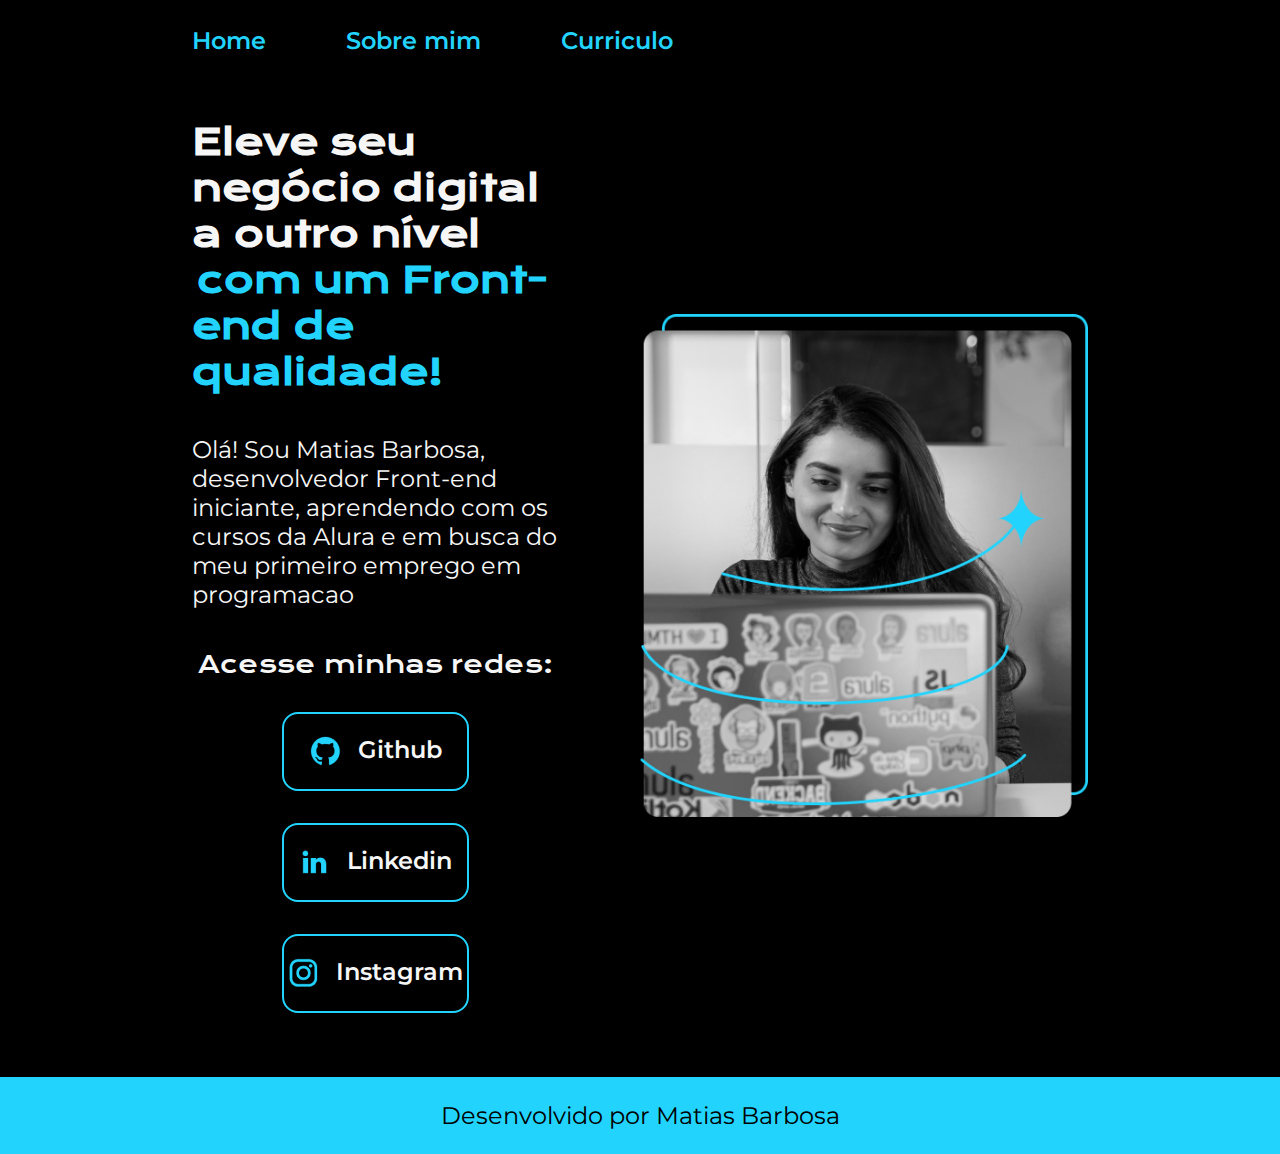
<file: index.html>
<!DOCTYPE html>
<html lang="pt-br">
<head>
    <meta charset="UTF-8">
    <meta http-equiv="X-UA-Compatible" content="IE=edge">
    <meta name="viewport" content="width=device-width, initial-scale=1.0">
    <title>Portfolio</title>
    <link rel="stylesheet" href="style.css">
</head>
<body>
    <header class="cabecalho">
        <nav class="cabecalho__menu">
            <a class="cabecalho__menu__link" href="index.html">Home</a>
            <a class="cabecalho__menu__link" href="about.html">Sobre mim</a>
            <a class="cabecalho__menu__link" href="curriculo.html">Curriculo</a>
        </nav>
    </header>
    <main class="apresentacao">
        <section class="apresentacao__conteudo">
            <h1 class="apresentacao__conteudo__titulo">Eleve seu negócio digital a outro nível <strong class="titulo-destaque">com um Front-end de qualidade!</strong></h1>
            <p class="apresentacao__conteudo__texto">Olá! Sou Matias Barbosa, desenvolvedor Front-end iniciante, aprendendo com os cursos da Alura e em busca do meu primeiro emprego em programacao</p>
            <div class="apresentacao__links">
                <h2 class="apresentacao__links__subtitulo">Acesse minhas redes:</h2>
            <a class="apresentacao__links__navegacao" href="https://github.com/Matias-Barbosa">
              <img src="github.png">  Github
            </a>
            <a class="apresentacao__links__navegacao" href="https://www.linkedin.com/in/matias-barbosa-23705b252/">
                <img src="linkedin.png">  Linkedin
              </a>
            <a class="apresentacao__links__navegacao" href="https://www.instagram.com/matiasabarbosa/">
                <img src="instagram.png">  Instagram
              </a>
        </div>
    </section>
        <img class="apresentacao__imagem" src="imagem.png" alt="Foto da Joana Santos programando">
    </main>
    <footer class="rodape">
        <p>Desenvolvido por Matias Barbosa</p>
    </footer>
</body>
</html>
</file>
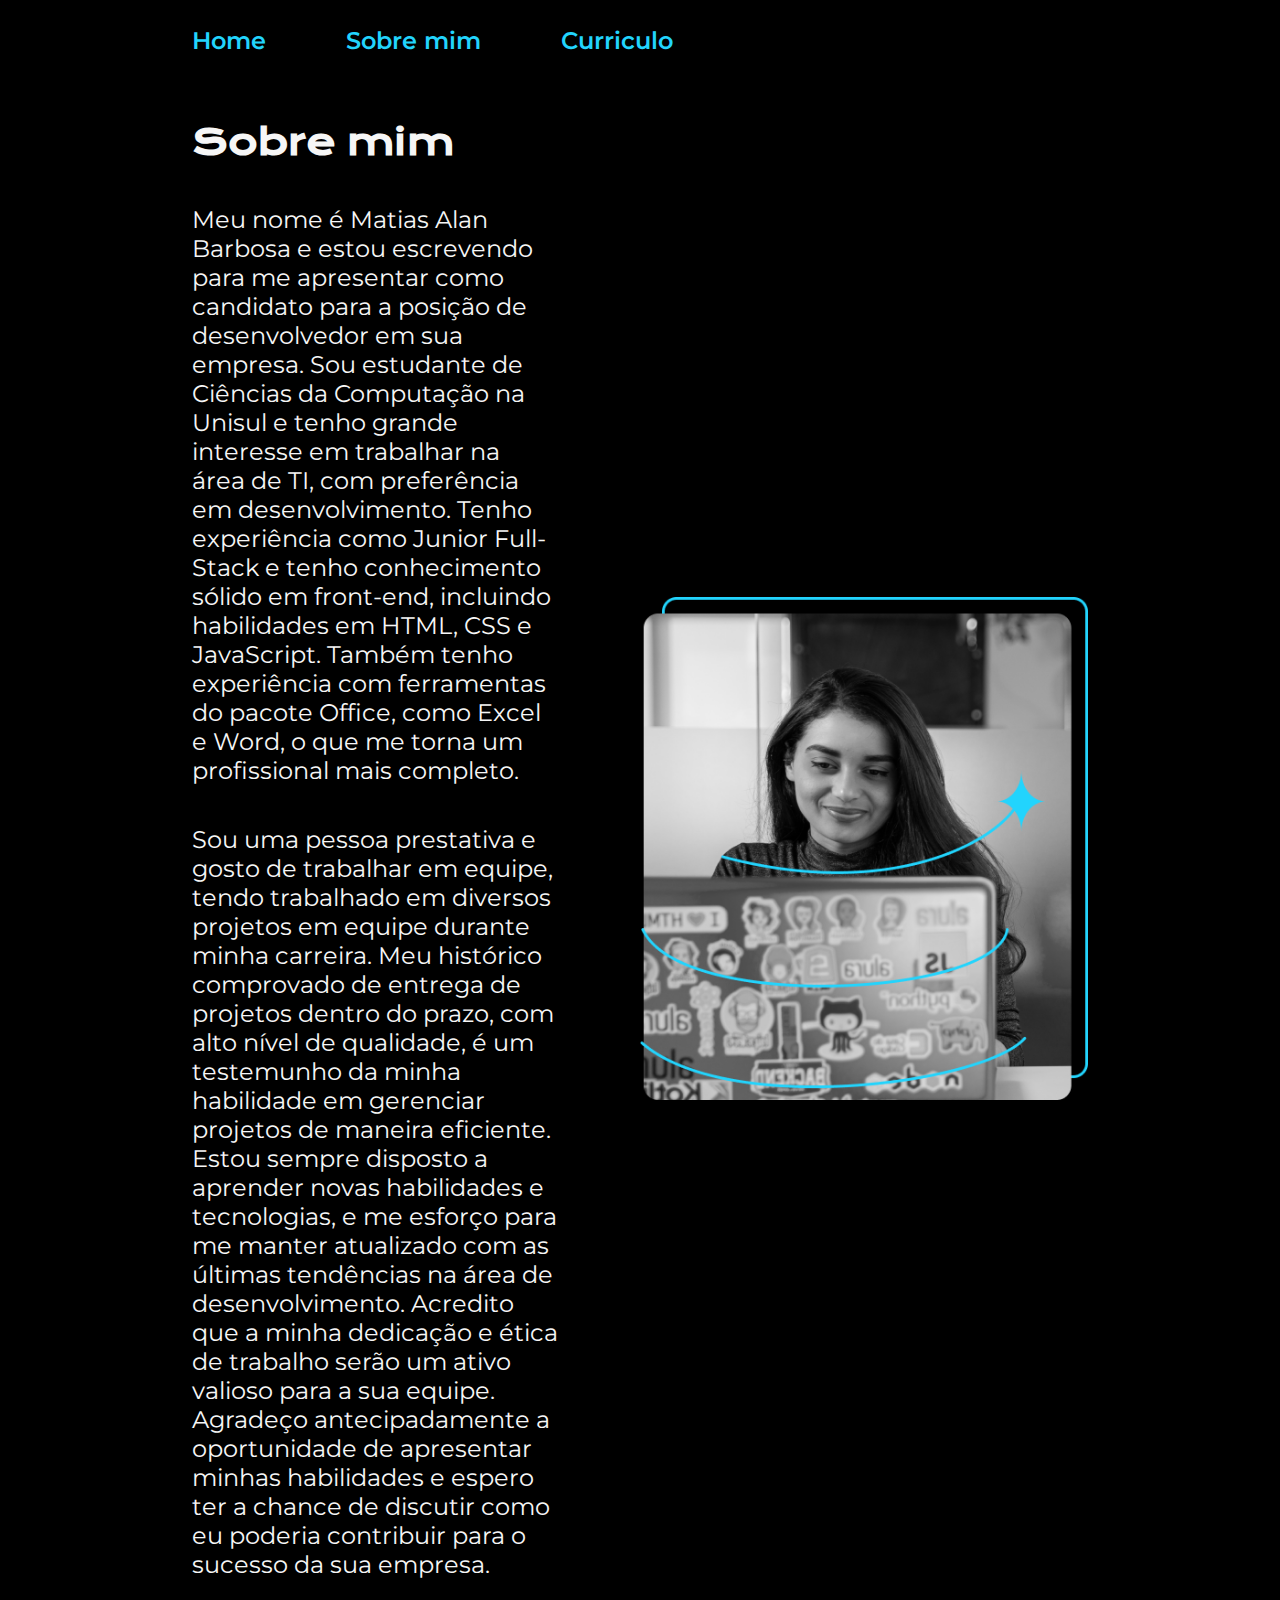
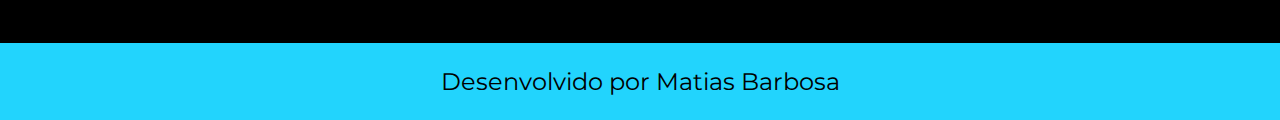
<file: about.html>
<!DOCTYPE html>
<html lang="pt-br">
<head>
    <meta charset="UTF-8">
    <meta http-equiv="X-UA-Compatible" content="IE=edge">
    <meta name="viewport" content="width=device-width, initial-scale=1.0">
    <title>Sobre mim</title>
    <link rel="stylesheet" href="style.css">
</head>
<body>
    <header class="cabecalho">
        <nav class="cabecalho__menu">
            <a class="cabecalho__menu__link" href="index.html">Home</a>
            <a class="cabecalho__menu__link" href="about.html">Sobre mim</a>
            <a class="cabecalho__menu__link" href="curriculo.html">Curriculo</a>
        </nav>
    </header>
    
    <main class="apresentacao">
        <section class="apresentacao__conteudo">
                <h1 class="apresentacao__conteudo__titulo">Sobre mim</h1>
                <p class="apresentacao__conteudo__texto">Meu nome é Matias Alan Barbosa e estou escrevendo para me apresentar como candidato para a posição de desenvolvedor em sua empresa. Sou estudante de Ciências da Computação na Unisul e tenho grande interesse em trabalhar na área de TI, com preferência em desenvolvimento.

                    Tenho experiência como Junior Full-Stack e tenho conhecimento sólido em front-end, incluindo habilidades em HTML, CSS e JavaScript. Também tenho experiência com ferramentas do pacote Office, como Excel e Word, o que me torna um profissional mais completo.</p>
                <p class="apresentacao__conteudo__texto">Sou uma pessoa prestativa e gosto de trabalhar em equipe, tendo trabalhado em diversos projetos em equipe durante minha carreira. Meu histórico comprovado de entrega de projetos dentro do prazo, com alto nível de qualidade, é um testemunho da minha habilidade em gerenciar projetos de maneira eficiente.

                    Estou sempre disposto a aprender novas habilidades e tecnologias, e me esforço para me manter atualizado com as últimas tendências na área de desenvolvimento. Acredito que a minha dedicação e ética de trabalho serão um ativo valioso para a sua equipe.
                    
                    Agradeço antecipadamente a oportunidade de apresentar minhas habilidades e espero ter a chance de discutir como eu poderia contribuir para o sucesso da sua empresa.</p>
        </section>
        <img class="apresentacao__imagem" src="imagem.png" alt="Foto da Joana Santos programando">
    </main>
    <footer class="rodape">
        <p>Desenvolvido por Matias Barbosa</p>
    </footer>
</body>
</html>
</file>
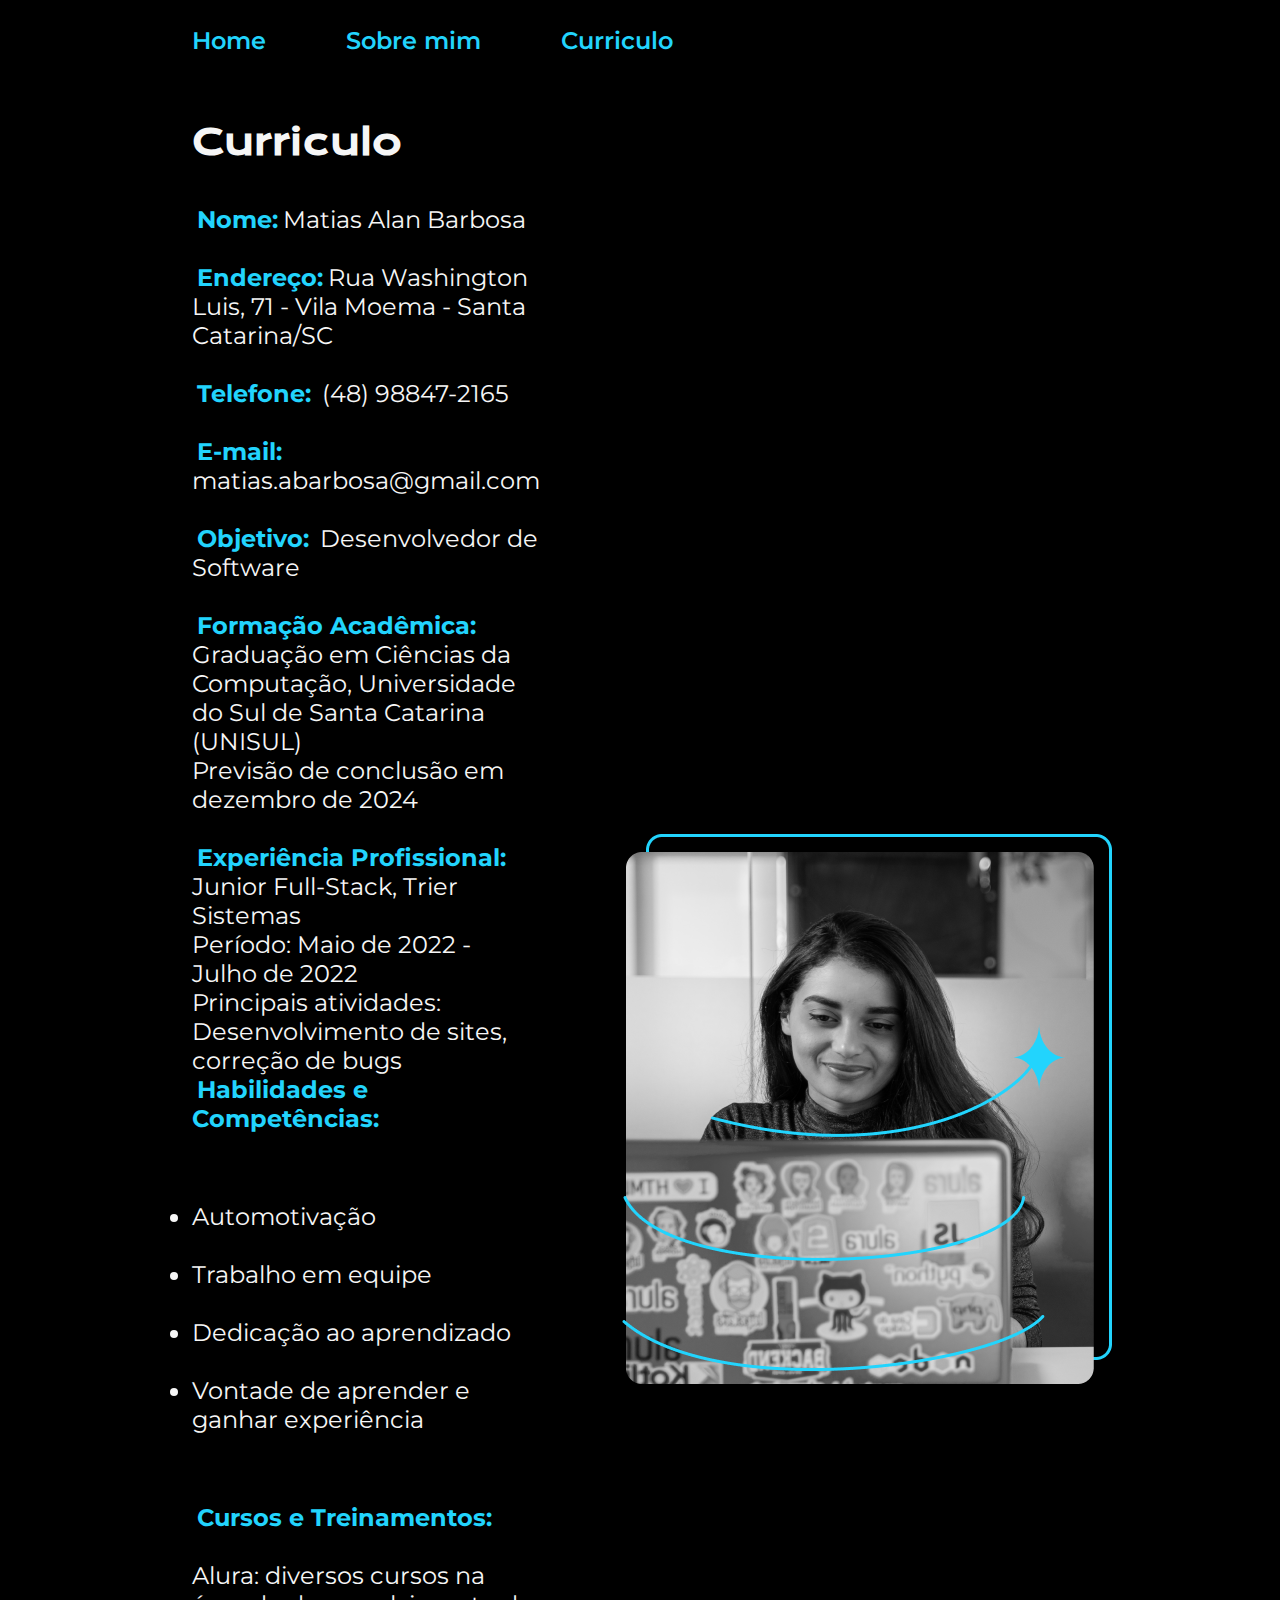
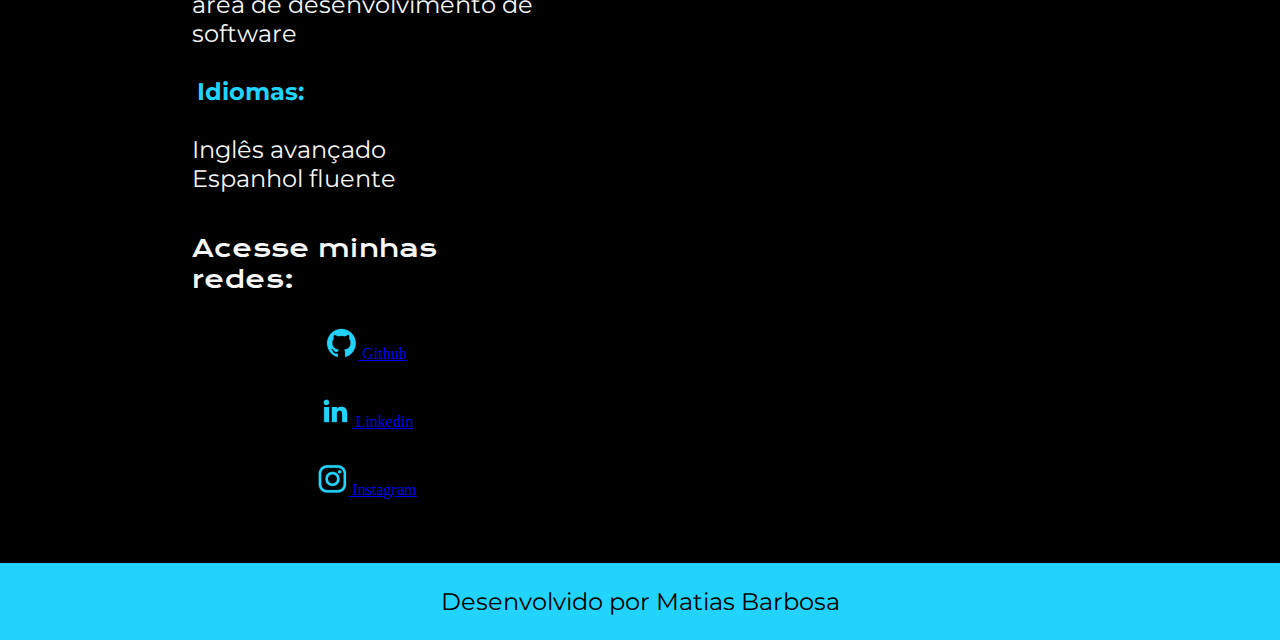
<file: curriculo.html>
<!DOCTYPE html>
<html lang="en">
<head>
    <meta charset="UTF-8">
    <meta http-equiv="X-UA-Compatible" content="IE=edge">
    <meta name="viewport" content="width=device-width, initial-scale=1.0">
    <title>Curriculo</title>
    <link rel="stylesheet" href="style.css">
</head>
<body>
    <header class="cabecalho">
        <nav class="cabecalho__menu">
            <a class="cabecalho__menu__link" href="index.html">Home</a>
            <a class="cabecalho__menu__link" href="about.html">Sobre mim</a>
            <a class="cabecalho__menu__link" href="curriculo.html">Curriculo</a>
        </nav>
    </header>
    <main class="apresentacao">
        <section class="apresentacao__conteudo">
            <h1 class="apresentacao__conteudo__titulo">Curriculo</h1>
            <p class="apresentacao__conteudo__texto"><strong class="titulo-destaque">Nome:</strong>Matias Alan Barbosa <br> <br>
                <strong class="titulo-destaque">Endereço:</strong>Rua Washington Luis, 71 - Vila Moema - Santa Catarina/SC <br> <br>
                <strong class="titulo-destaque">Telefone:</strong> (48) 98847-2165 <br> <br>
                <strong class="titulo-destaque">E-mail:</strong> matias.abarbosa@gmail.com <br> <br>
                
                <strong class="titulo-destaque">Objetivo:</strong> Desenvolvedor de Software <br> <br>
                
                <strong class="titulo-destaque">Formação Acadêmica:</strong> <br>
                
                Graduação em Ciências da Computação, Universidade do Sul de Santa Catarina (UNISUL) <br>
                Previsão de conclusão em dezembro de 2024 <br> <br>
                <strong class="titulo-destaque">Experiência Profissional:</strong> <br>
                Junior Full-Stack, Trier Sistemas <br>
                Período: Maio de 2022 - Julho de 2022 <br>
                Principais atividades: Desenvolvimento de sites, correção de bugs <br>
                <strong class="titulo-destaque">Habilidades e Competências:</strong> <br> <br></p>
                <ul class="lista">
                    <li>Automotivação</li> <br>
                    <li>Trabalho em equipe</li> <br>
                    <li>Dedicação ao aprendizado</li> <br>
                    <li>Vontade de aprender e ganhar experiência</li> <br>
                </ul>

            <p class="apresentacao__conteudo__texto">
                
                <strong class="titulo-destaque">Cursos e Treinamentos:</strong> <br> <br>
                
                Alura: diversos cursos na área de desenvolvimento de software <br> <br>
                <strong class="titulo-destaque">Idiomas:</strong> <br> <br>
                
                Inglês avançado <br>
                Espanhol fluente</p>
            <div class="apresentacao__links">
                <h2 class="apresentacao__links__subtitulo">Acesse minhas redes:</h2>
            <a class="apresentacao__links__link" href="https://github.com/Matias-Barbosa">
              <img src="github.png">  Github
            </a>
            <a class="apresentacao__links__link" href="https://www.linkedin.com/in/matias-barbosa-23705b252/">
                <img src="linkedin.png">  Linkedin
              </a>
            <a class="apresentacao__links__link" href="https://www.instagram.com/matiasabarbosa/">
                <img src="instagram.png">  Instagram
              </a>
        </div>
    </section>
        <img src="imagem.png" alt="Foto da Joana Santos programando">
    </main>
    <footer class="rodape">
        <p>Desenvolvido por Matias Barbosa</p>
    </footer>
</body>
</html>
</file>
<file: style.css>
@import url('https://fonts.googleapis.com/css2?family=Krona+One&family=Montserrat:wght@400;600&family=Poppins:wght@100;300;500&display=swap');

:root {
     --cor-primaria: #000000;
     --cor-secundaria: #F6F6F6;
     --cor-terciaria: #22d4fd;
     --cor-hover: #272727;
     

     --fonte-principal: 'Krona One', sans-serif;
     --fonte-secundaria: 'Montserrat', sans-serif;
}

* {
    margin: 0;
    padding: 0;
}

body {
    box-sizing: border-box;
    background-color: var(--cor-primaria);
    color: var(--cor-secundaria);
}

.titulo-destaque {
    color: var(--cor-terciaria);
    padding: 5px
}

.cabecalho {
    padding: 2% 0 0 15%

}

.cabecalho__menu {
    display: flex;
    gap: 80px;
}

.cabecalho__menu__link {
    font-family: var(--fonte-secundaria);
    font-size: 1.5rem;
    font-weight: 600;
    color: var(--cor-terciaria);  
    text-decoration: none; 
}

.apresentacao{
    margin: 5% 15%;
    display: flex;
    align-items: center;
    justify-content: space-between;
    gap: 82px;
}

.apresentacao__conteudo {
    width: 50%;
    display: flex;
    flex-direction: column;
    gap: 40px;
}

.apresentacao__conteudo__titulo {
    font-size: 2.25rem;
    font-family: var(--fonte-principal);
}

.apresentacao__conteudo__texto {
    font-size: 1.5rem;
    font-family: var(--fonte-secundaria);
}

.apresentacao__links {
    display: flex;
    flex-direction: column;
    align-items: center;
    gap: 32px
}

.apresentacao__links__subtitulo {
    font-family: var(--fonte-principal);
    font-weight: 400;
    font-size: 1.5rem;
}

.apresentacao__links__navegacao {
    display: flex;
    justify-content: center;
    gap: 16px;
    width: 50%;
    text-align: center;
    border-radius: 16px;
    border: 2px solid var(--cor-terciaria);
    font-size: 1.5rem;
    font-weight: 600;
    padding: 21.5px 0px;
    text-decoration: none;
    color: var(--cor-secundaria);
    font-family: var(--fonte-secundaria);
}

.apresentacao__links__link:hover {
    background-color: var(--cor-hover);
    border-color: darkblue;
    text-shadow: 0 0 100px darkblue;

}

.lista {
    font-size: 1.5rem;
    font-family: var(--fonte-secundaria);
}

.apresentacao__imagem {
    width: 50%;
}

.rodape {
    padding: 24px;
    color: var(--cor-primaria);
    background-color: var(--cor-terciaria);
    text-align: center;
    font-family: var(--fonte-secundaria);
    font-size: 1.5rem;
    font-weight: 400;
}

@media (max-width: 1200px) {
    .cabecalho {
        padding: 10%;
    }

    .cabecalho__menu {
        justify-content: center;
    }
    
    .apresentacao {
        flex-direction: column-reverse;
        padding: 5%
    }

    .apresentacao__conteudo {
        width: auto;
    }
}
</file>
